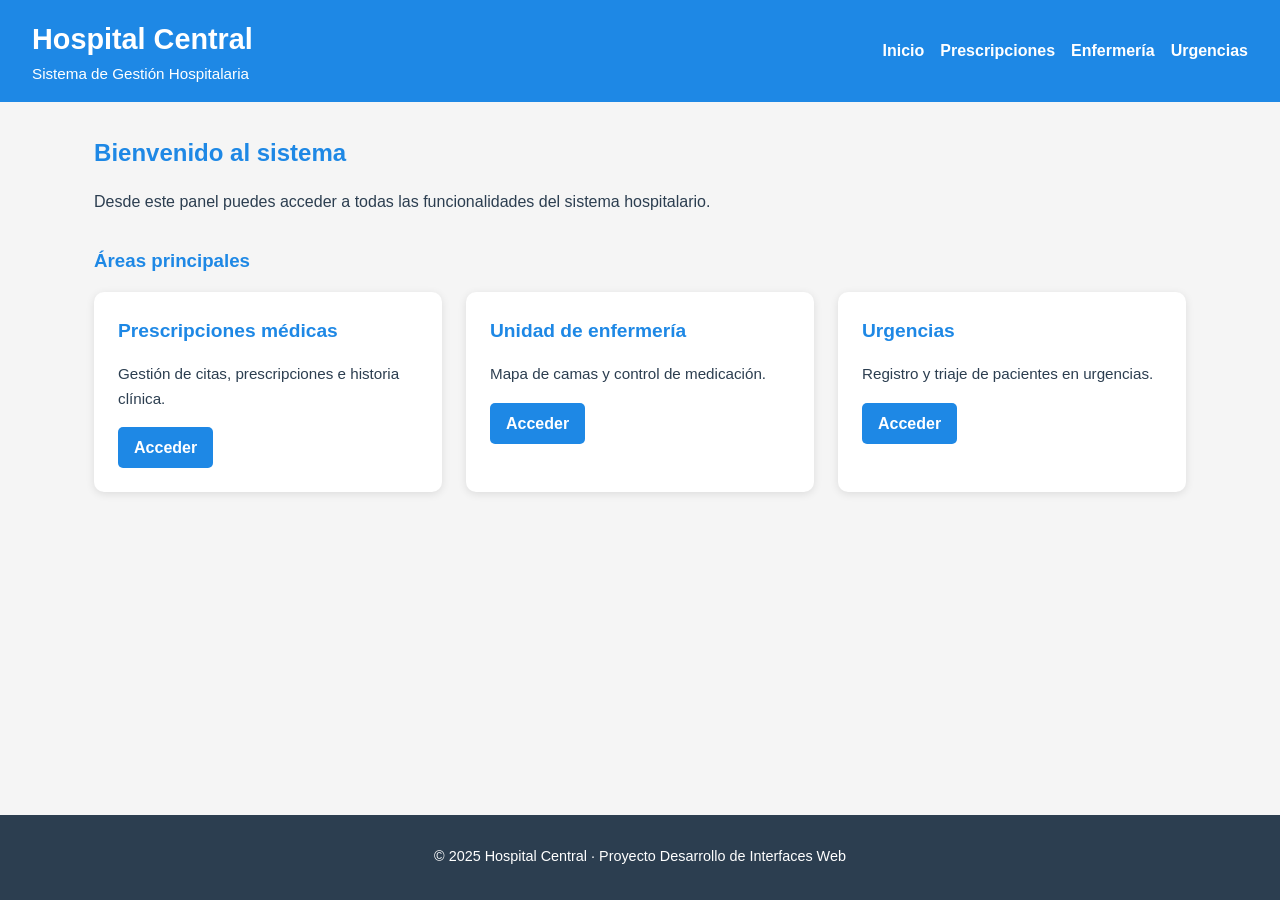
<file: index.html>
<!DOCTYPE html>
<html lang="es">
<head>
    <meta charset="UTF-8">
    <title>Inicio | Sistema Hospitalario</title>

    <meta name="viewport" content="width=device-width, initial-scale=1.0">
    <meta name="description" content="Panel principal del sistema de gestión hospitalaria">

    <link rel="stylesheet" href="css/main.css">
</head>
<body>

    <!-- ================= CABECERA ================= -->
    <header>
        <div>
            <h1>Hospital Central</h1>
            <p>Sistema de Gestión Hospitalaria</p>
        </div>

        <!-- Navegación principal -->
        <nav>
            <ul>
                <li><a href="index.html">Inicio</a></li>
                <li><a href="pages/prescripciones/citas.html">Prescripciones</a></li>
                <li><a href="pages/enfermeria/mapa-camas.html">Enfermería</a></li>
                <li><a href="pages/urgencias/registro.html">Urgencias</a></li>
            </ul>
        </nav>
    </header>

    <!-- ================= CONTENIDO PRINCIPAL ================= -->
    <main>

        <section>
            <h2>Bienvenido al sistema</h2>
            <p>
                Desde este panel puedes acceder a todas las funcionalidades
                del sistema hospitalario.
            </p>
        </section>

        <section>
            <h3>Áreas principales</h3>

            <ul>
                <li>
                    <h4>Prescripciones médicas</h4>
                    <p>Gestión de citas, prescripciones e historia clínica.</p>
                    <a href="pages/prescripciones/citas.html">Acceder</a>
                </li>

                <li>
                    <h4>Unidad de enfermería</h4>
                    <p>Mapa de camas y control de medicación.</p>
                    <a href="pages/enfermeria/mapa-camas.html">Acceder</a>
                </li>

                <li>
                    <h4>Urgencias</h4>
                    <p>Registro y triaje de pacientes en urgencias.</p>
                    <a href="pages/urgencias/registro.html">Acceder</a>
                </li>
            </ul>
        </section>

    </main>

    <!-- ================= PIE DE PÁGINA ================= -->
    <footer>
        <p>
            © 2025 Hospital Central · Proyecto Desarrollo de Interfaces Web
        </p>
    </footer>

</body>
</html>
</file>
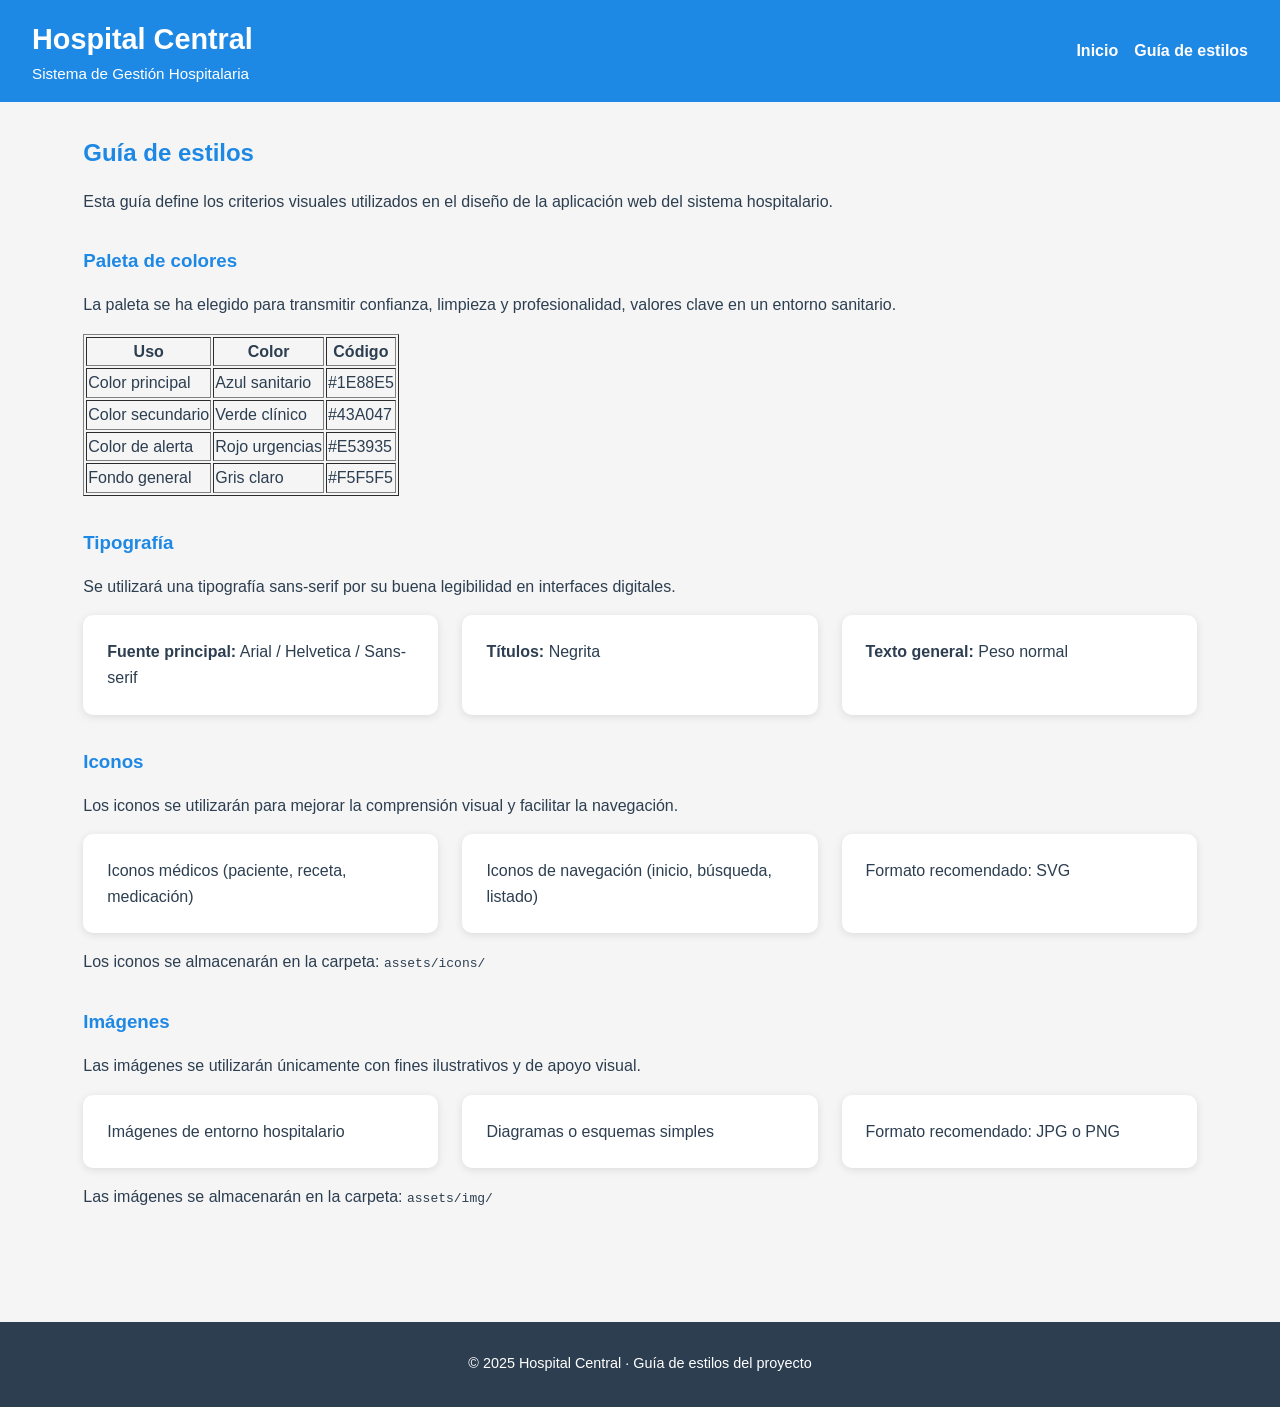
<file: guia-estilos.html>
<!DOCTYPE html>
<html lang="es">
<head>
    <meta charset="UTF-8">
    <title>Guía de Estilos | Sistema Hospitalario</title>

    <meta name="viewport" content="width=device-width, initial-scale=1.0">
    <meta name="description" content="Guía de estilos del sistema de gestión hospitalaria">

    <link rel="stylesheet" href="css/main.css">
</head>
<body>

    <!-- ================= CABECERA ================= -->
    <header>
        <div>
            <h1>Hospital Central</h1>
            <p>Sistema de Gestión Hospitalaria</p>
        </div>

        <nav>
            <ul>
                <li><a href="home.html">Inicio</a></li>
                <li><a href="guia-estilos.html">Guía de estilos</a></li>
            </ul>
        </nav>
    </header>

    <!-- ================= CONTENIDO PRINCIPAL ================= -->
    <main>

        <section>
            <h2>Guía de estilos</h2>
            <p>
                Esta guía define los criterios visuales utilizados en el diseño
                de la aplicación web del sistema hospitalario.
            </p>
        </section>

        <!-- ===== PALETA DE COLORES ===== -->
        <section>
            <h3>Paleta de colores</h3>
            <p>
                La paleta se ha elegido para transmitir confianza, limpieza y profesionalidad,
                valores clave en un entorno sanitario.
            </p>

            <table border="1">
                <thead>
                    <tr>
                        <th>Uso</th>
                        <th>Color</th>
                        <th>Código</th>
                    </tr>
                </thead>
                <tbody>
                    <tr>
                        <td>Color principal</td>
                        <td>Azul sanitario</td>
                        <td>#1E88E5</td>
                    </tr>
                    <tr>
                        <td>Color secundario</td>
                        <td>Verde clínico</td>
                        <td>#43A047</td>
                    </tr>
                    <tr>
                        <td>Color de alerta</td>
                        <td>Rojo urgencias</td>
                        <td>#E53935</td>
                    </tr>
                    <tr>
                        <td>Fondo general</td>
                        <td>Gris claro</td>
                        <td>#F5F5F5</td>
                    </tr>
                </tbody>
            </table>
        </section>

        <!-- ===== TIPOGRAFÍA ===== -->
        <section>
            <h3>Tipografía</h3>
            <p>
                Se utilizará una tipografía sans-serif por su buena legibilidad
                en interfaces digitales.
            </p>

            <ul>
                <li><strong>Fuente principal:</strong> Arial / Helvetica / Sans-serif</li>
                <li><strong>Títulos:</strong> Negrita</li>
                <li><strong>Texto general:</strong> Peso normal</li>
            </ul>
        </section>

        <!-- ===== ICONOS ===== -->
        <section>
            <h3>Iconos</h3>
            <p>
                Los iconos se utilizarán para mejorar la comprensión visual
                y facilitar la navegación.
            </p>

            <ul>
                <li>Iconos médicos (paciente, receta, medicación)</li>
                <li>Iconos de navegación (inicio, búsqueda, listado)</li>
                <li>Formato recomendado: SVG</li>
            </ul>

            <p>
                Los iconos se almacenarán en la carpeta:
                <code>assets/icons/</code>
            </p>
        </section>

        <!-- ===== IMÁGENES ===== -->
        <section>
            <h3>Imágenes</h3>
            <p>
                Las imágenes se utilizarán únicamente con fines ilustrativos
                y de apoyo visual.
            </p>

            <ul>
                <li>Imágenes de entorno hospitalario</li>
                <li>Diagramas o esquemas simples</li>
                <li>Formato recomendado: JPG o PNG</li>
            </ul>

            <p>
                Las imágenes se almacenarán en la carpeta:
                <code>assets/img/</code>
            </p>
        </section>

    </main>

    <!-- ================= PIE DE PÁGINA ================= -->
    <footer>
        <p>
            © 2025 Hospital Central · Guía de estilos del proyecto
        </p>
    </footer>

</body>
</html>
</file>
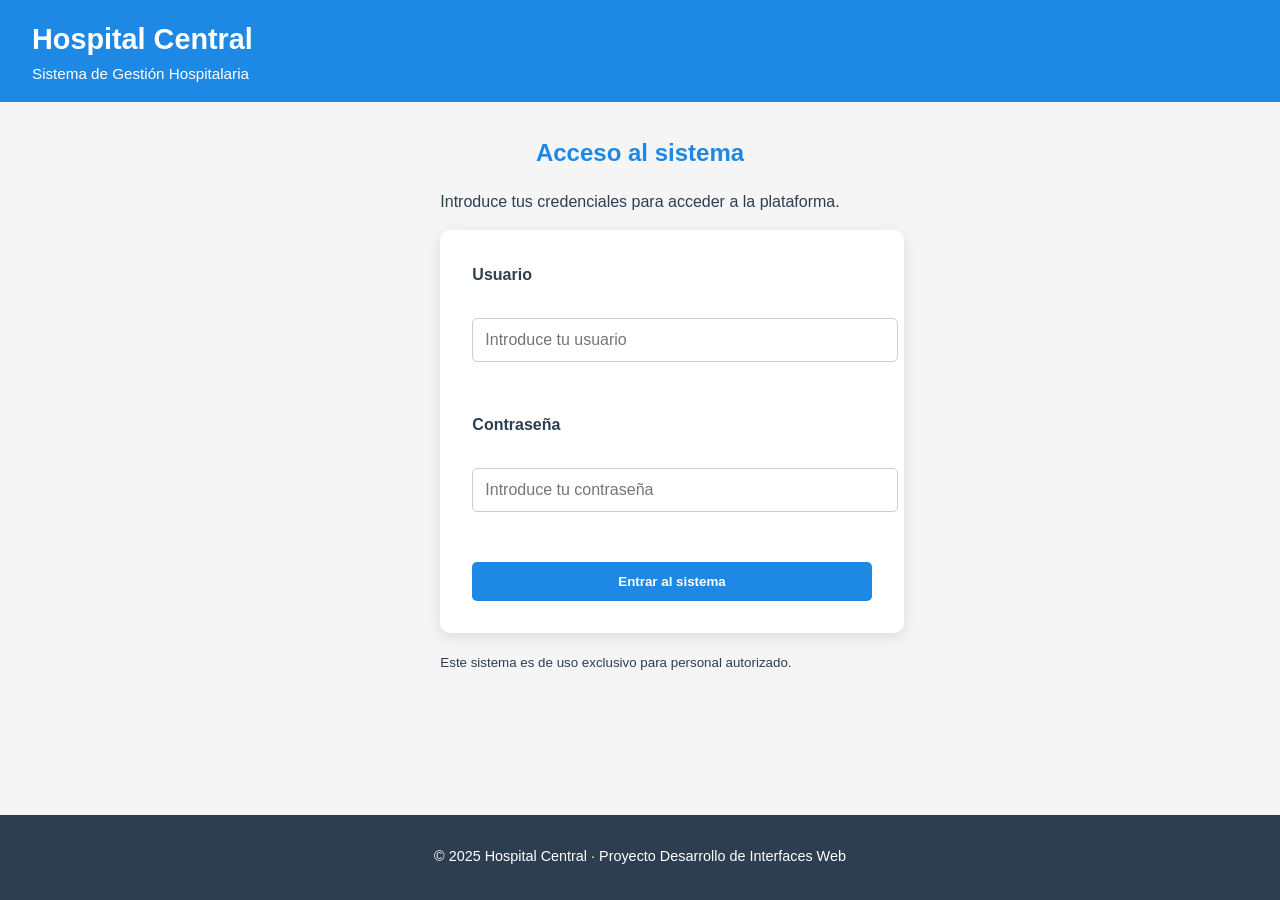
<file: login.html>
<!DOCTYPE html>
<html lang="es">
<head>
    <meta charset="UTF-8">
    <title>Login | Sistema Hospitalario</title>

    <!-- Metadatos básicos -->
    <meta name="viewport" content="width=device-width, initial-scale=1.0">
    <meta name="description" content="Acceso al sistema de gestión hospitalaria">

    <link rel="stylesheet" href="css/main.css">
</head>
<body>

    <!-- ================= CABECERA ================= -->
    <header>
        <div>
            <!-- Logo del hospital -->
            <!-- En el futuro será una imagen -->
            <h1>Hospital Central</h1>
            <p>Sistema de Gestión Hospitalaria</p>
        </div>
    </header>

    <!-- ================= CONTENIDO PRINCIPAL ================= -->
    <main>
    <div class="contenedor-formulario">

        <section>
            <h2>Acceso al sistema</h2>
            <p>Introduce tus credenciales para acceder a la plataforma.</p>

            <!-- Formulario de login -->
            <form>

                <div>
                    <label for="usuario">Usuario</label><br>
                    <input 
                        type="text" 
                        id="usuario" 
                        name="usuario" 
                        placeholder="Introduce tu usuario"
                        required
                    >
                </div>

                <br>

                <div>
                    <label for="password">Contraseña</label><br>
                    <input 
                        type="password" 
                        id="password" 
                        name="password" 
                        placeholder="Introduce tu contraseña"
                        required
                    >
                </div>

                <br>

                <div>
                    <button type="submit">Entrar al sistema</button>
                </div>

            </form>

            <!-- Información adicional -->
            <p>
                <small>
                    Este sistema es de uso exclusivo para personal autorizado.
                </small>
            </p>
        </section>
    </div>

    </main>

    <!-- ====== PIE DE PÁGINA ======= -->
    <footer>
        <p>
            © 2025 Hospital Central · Proyecto Desarrollo de Interfaces Web
        </p>
    </footer>

</body>
</html>
</file>
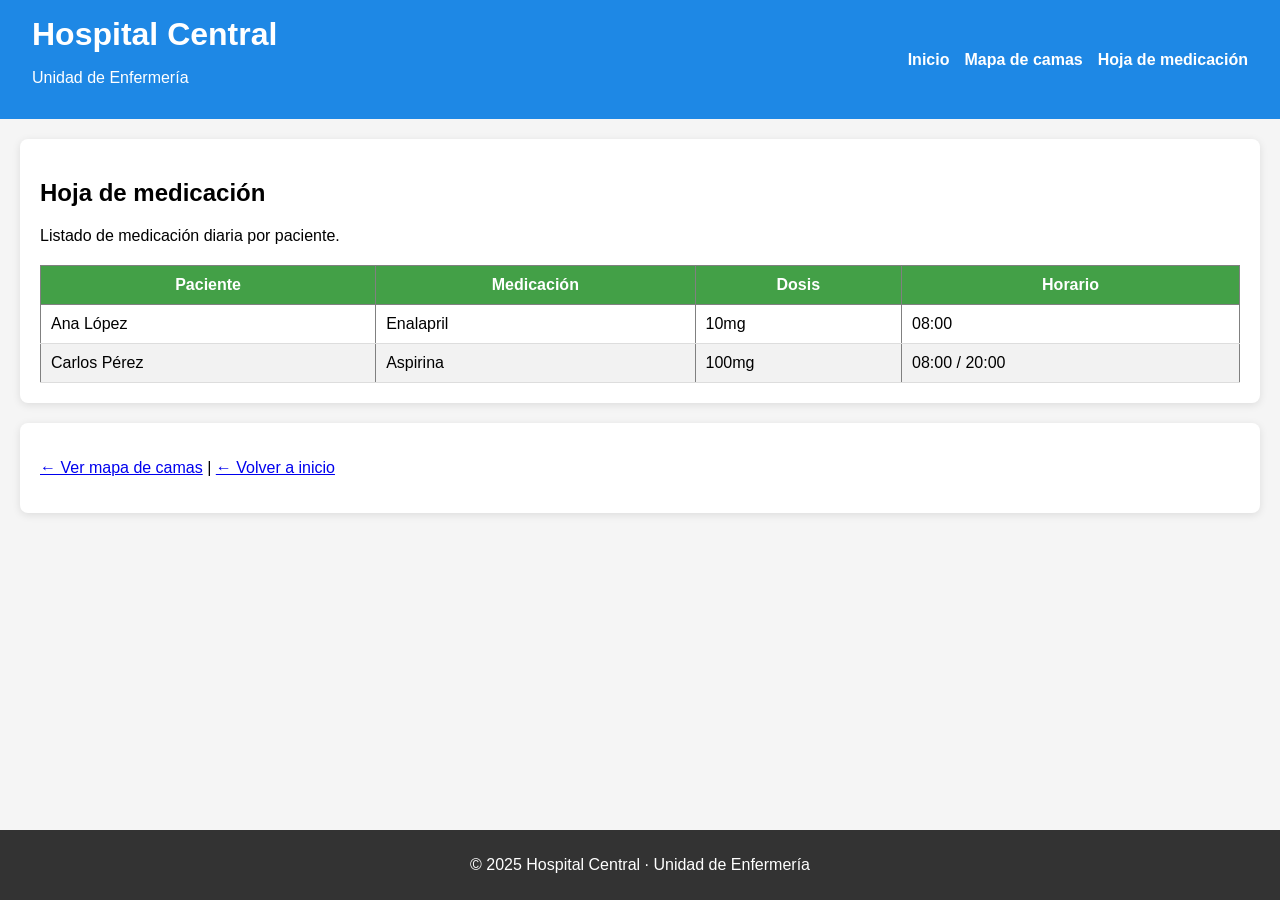
<file: pages/enfermeria/hoja-medicacion.html>
<!DOCTYPE html>
<html lang="es">
<head>
    <meta charset="UTF-8">
    <title>Hoja de medicación | Unidad de Enfermería</title>
    <meta name="viewport" content="width=device-width, initial-scale=1.0">
    <meta name="description" content="Hoja de medicación diaria de pacientes">
    <link rel="stylesheet" href="../../css/enfermeria.css">
</head>
<body>

    <!-- ================= CABECERA ================= -->
    <header>
        <div>
            <h1>Hospital Central</h1>
            <p>Unidad de Enfermería</p>
        </div>

        <nav>
            <ul>
                <li><a href="../../index.html">Inicio</a></li>
                <li><a href="mapa-camas.html">Mapa de camas</a></li>
                <li><a href="hoja-medicacion.html">Hoja de medicación</a></li>
            </ul>
        </nav>
    </header>

    <!-- ================= CONTENIDO PRINCIPAL ================= -->
    <main>

        <section>
            <h2>Hoja de medicación</h2>
            <p>Listado de medicación diaria por paciente.</p>

            <table border="1">
                <thead>
                    <tr>
                        <th>Paciente</th>
                        <th>Medicación</th>
                        <th>Dosis</th>
                        <th>Horario</th>
                    </tr>
                </thead>
                <tbody>
                    <tr>
                        <td>Ana López</td>
                        <td>Enalapril</td>
                        <td>10mg</td>
                        <td>08:00</td>
                    </tr>
                    <tr>
                        <td>Carlos Pérez</td>
                        <td>Aspirina</td>
                        <td>100mg</td>
                        <td>08:00 / 20:00</td>
                    </tr>
                </tbody>
            </table>
        </section>

        <section>
            <p>
                 <a href="mapa-camas.html">← Ver mapa de camas</a> |
                 <a href="../../home.html">← Volver a inicio</a>
            </p>
        </section>

    </main>

    <!-- ================= PIE DE PÁGINA ================= -->
    <footer>
        <p>© 2025 Hospital Central · Unidad de Enfermería</p>
    </footer>

</body>
</html>
</file>
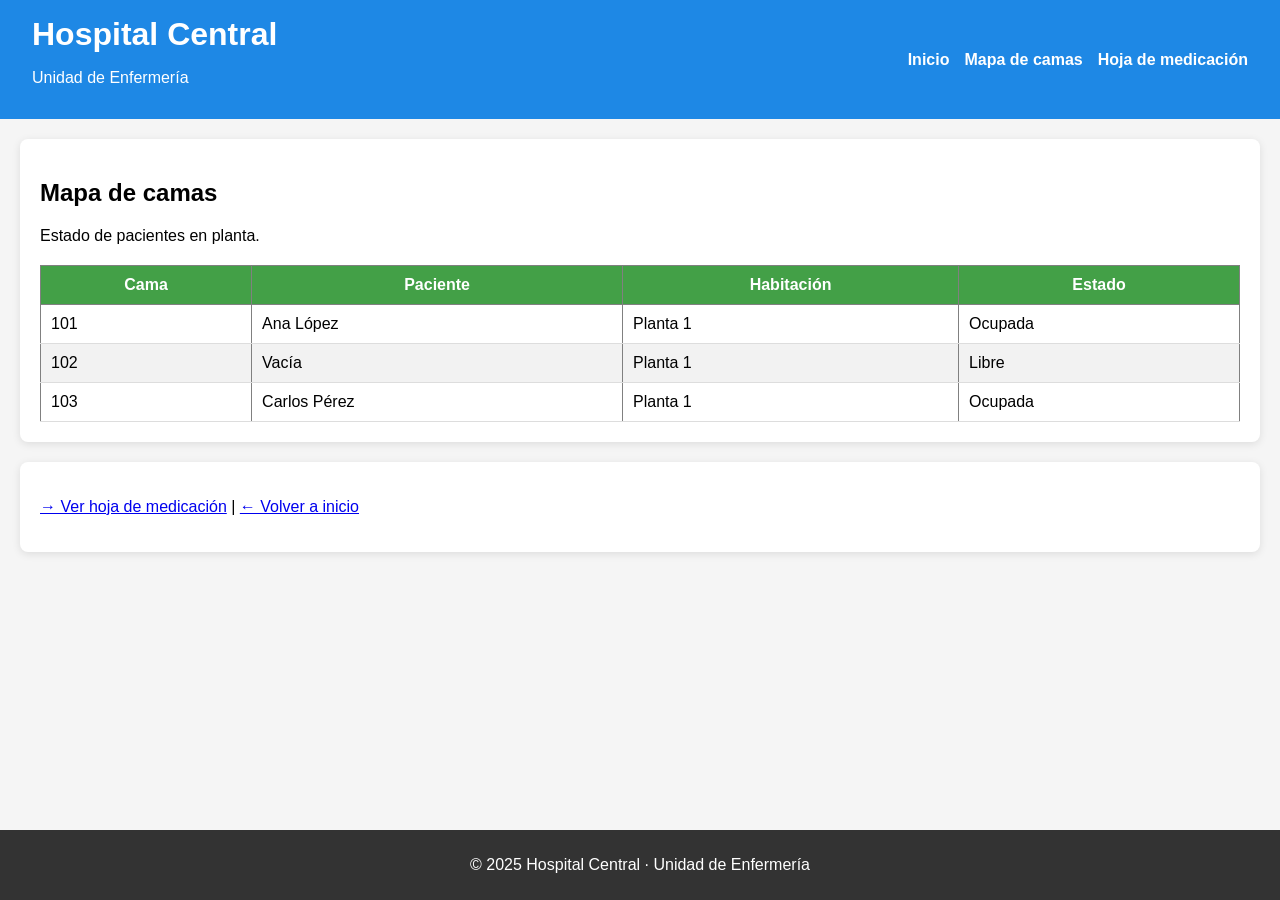
<file: pages/enfermeria/mapa-camas.html>
<!DOCTYPE html>
<html lang="es">
<head>
    <meta charset="UTF-8">
    <title>Mapa de camas | Unidad de Enfermería</title>
    <meta name="viewport" content="width=device-width, initial-scale=1.0">
    <meta name="description" content="Mapa de camas y estado de pacientes">
    <link rel="stylesheet" href="../../css/enfermeria.css">
</head>
<body>

    <!-- ================= CABECERA ================= -->
    <header>
        <div>
            <h1>Hospital Central</h1>
            <p>Unidad de Enfermería</p>
        </div>

        <nav>
            <ul>
                <li><a href="../../index.html">Inicio</a></li>
                <li><a href="mapa-camas.html">Mapa de camas</a></li>
                <li><a href="hoja-medicacion.html">Hoja de medicación</a></li>
            </ul>
        </nav>
    </header>

    <!-- ================= CONTENIDO PRINCIPAL ================= -->
    <main>

        <section>
            <h2>Mapa de camas</h2>
            <p>Estado de pacientes en planta.</p>

            <table border="1">
                <thead>
                    <tr>
                        <th>Cama</th>
                        <th>Paciente</th>
                        <th>Habitación</th>
                        <th>Estado</th>
                    </tr>
                </thead>
                <tbody>
                    <tr>
                        <td>101</td>
                        <td>Ana López</td>
                        <td>Planta 1</td>
                        <td>Ocupada</td>
                    </tr>
                    <tr>
                        <td>102</td>
                        <td>Vacía</td>
                        <td>Planta 1</td>
                        <td>Libre</td>
                    </tr>
                    <tr>
                        <td>103</td>
                        <td>Carlos Pérez</td>
                        <td>Planta 1</td>
                        <td>Ocupada</td>
                    </tr>
                </tbody>
            </table>
        </section>

        <section>
            <p>
                <a href="hoja-medicacion.html">→ Ver hoja de medicación</a> |
                <a href="../../home.html">← Volver a inicio</a>
            </p>
        </section>


    </main>

    <!-- ================= PIE DE PÁGINA ================= -->
    <footer>
        <p>© 2025 Hospital Central · Unidad de Enfermería</p>
    </footer>

</body>
</html>
</file>
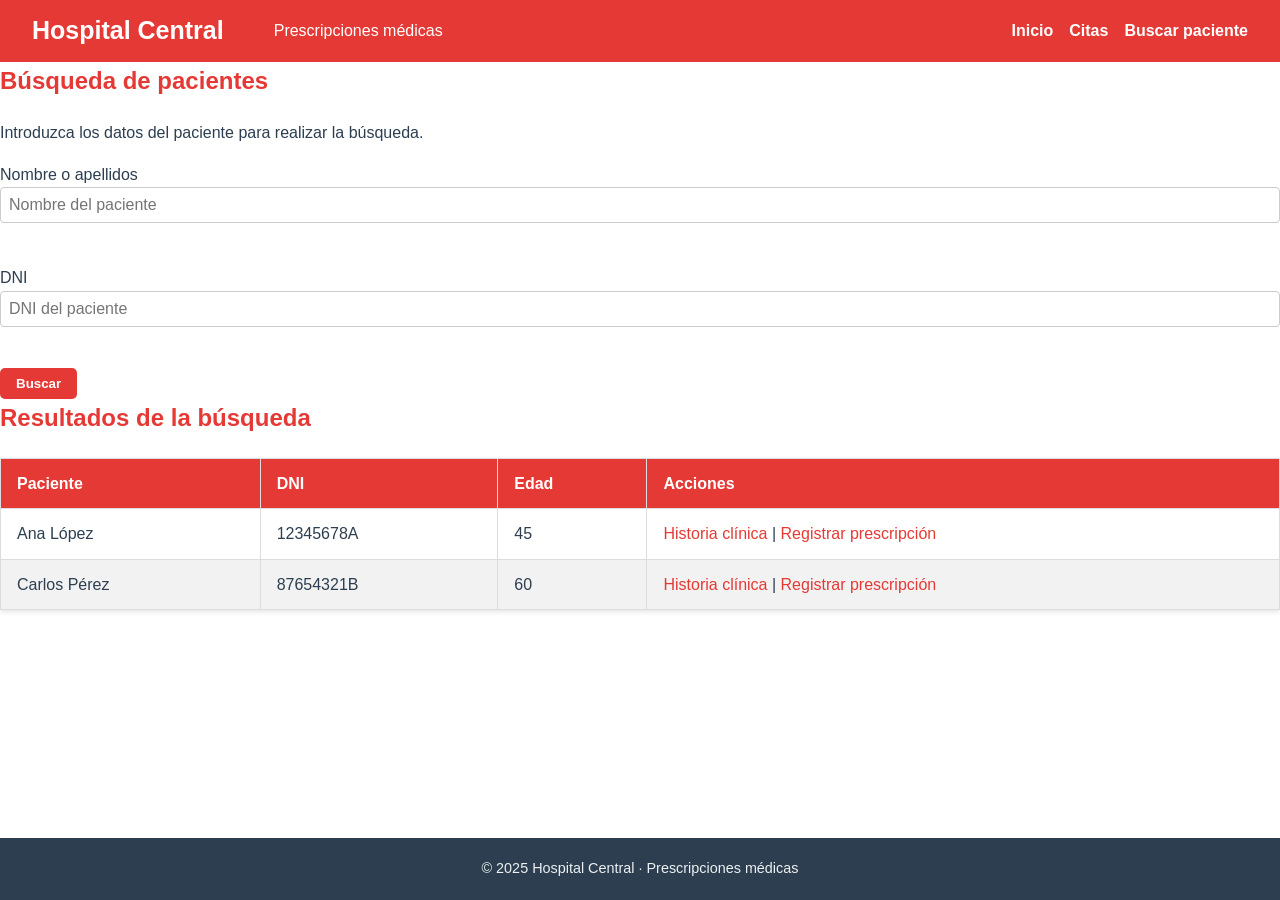
<file: pages/prescripciones/busqueda-pacientes.html>
<!DOCTYPE html>
<html lang="es">
<head>
    <meta charset="UTF-8">
    <title>Búsqueda de pacientes | Prescripciones</title>

    <meta name="viewport" content="width=device-width, initial-scale=1.0">
    <meta name="description" content="Búsqueda de pacientes sin cita previa">

   <link rel="stylesheet" href="../../css/prescripciones.css">

</head>
<body>

    <!-- ================= CABECERA ================= -->
    <header>
        <div>
            <h1>Hospital Central</h1>
            <p>Prescripciones médicas</p>
        </div>

        <nav>
            <ul>
                <li><a href="../../index.html">Inicio</a></li>
                <li><a href="citas.html">Citas</a></li>
                <li><a href="busqueda-pacientes.html">Buscar paciente</a></li>
            </ul>
        </nav>
    </header>

    <!-- ================= CONTENIDO PRINCIPAL ================= -->
    <main>

        <!-- ===== FORMULARIO DE BÚSQUEDA ===== -->
        <section>
            <h2>Búsqueda de pacientes</h2>
            <p>
                Introduzca los datos del paciente para realizar la búsqueda.
            </p>

            <form>
                <label for="nombre">Nombre o apellidos</label><br>
                <input type="text" id="nombre" name="nombre" placeholder="Nombre del paciente">

                <br><br>

                <label for="dni">DNI</label><br>
                <input type="text" id="dni" name="dni" placeholder="DNI del paciente">

                <br><br>

                <button type="submit">Buscar</button>
            </form>
        </section>

        <!-- ===== RESULTADOS ===== -->
        <section>
            <h2>Resultados de la búsqueda</h2>

            <table border="1">
                <thead>
                    <tr>
                        <th>Paciente</th>
                        <th>DNI</th>
                        <th>Edad</th>
                        <th>Acciones</th>
                    </tr>
                </thead>
                <tbody>
                    <tr>
                        <td>Ana López</td>
                        <td>12345678A</td>
                        <td>45</td>
                        <td>
                            <a href="historia-clinica.html">Historia clínica</a> |
                            <a href="detalle-cita.html">Registrar prescripción</a>
                        </td>
                    </tr>

                    <tr>
                        <td>Carlos Pérez</td>
                        <td>87654321B</td>
                        <td>60</td>
                        <td>
                            <a href="historia-clinica.html">Historia clínica</a> |
                            <a href="detalle-cita.html">Registrar prescripción</a>
                        </td>
                    </tr>
                </tbody>
            </table>
        </section>

    </main>

    <!-- ================= PIE DE PÁGINA ================= -->
    <footer>
        <p>
            © 2025 Hospital Central · Prescripciones médicas
        </p>
    </footer>

</body>
</html>
</file>
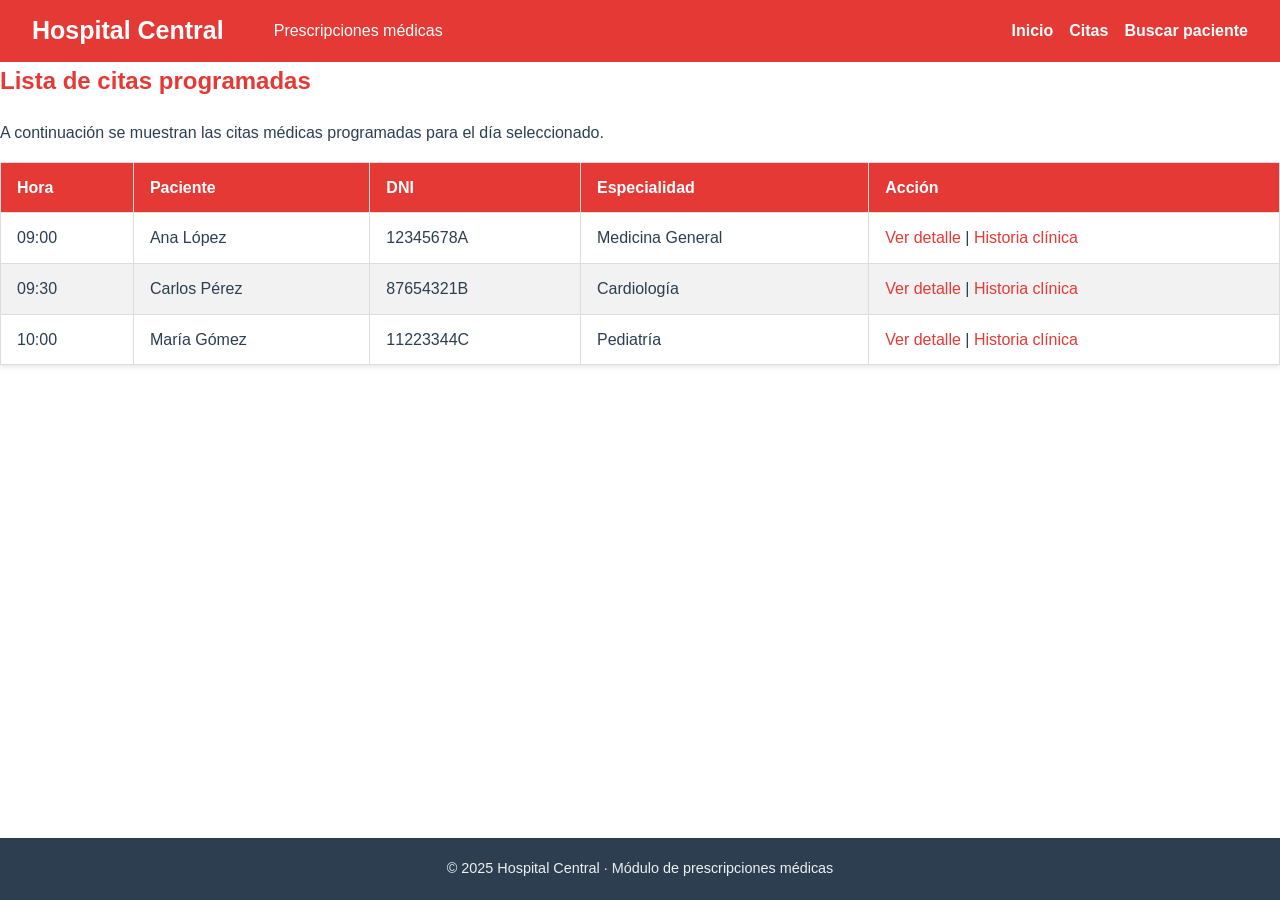
<file: pages/prescripciones/citas.html>
<!DOCTYPE html>
<html lang="es">
<head>
    <meta charset="UTF-8">
    <title>Lista de citas | Prescripciones</title>

    <meta name="viewport" content="width=device-width, initial-scale=1.0">
    <meta name="description" content="Listado de citas médicas">

    <link rel="stylesheet" href="../../css/prescripciones.css">
</head>
<body>

    <!-- ================= CABECERA ================= -->
    <header>
        <div>
            <h1>Hospital Central</h1>
            <p>Prescripciones médicas</p>
        </div>

        <nav>
            <ul>
                <li><a href="../../index.html">Inicio</a></li>
                <li><a href="citas.html">Citas</a></li>
                <li><a href="busqueda-pacientes.html">Buscar paciente</a></li>
            </ul>
        </nav>
    </header>

    <!-- ================= CONTENIDO PRINCIPAL ================= -->
    <main>

        <section>
            <h2>Lista de citas programadas</h2>
            <p>
                A continuación se muestran las citas médicas programadas
                para el día seleccionado.
            </p>
        </section>

        <section>
            <table border="1">
                <thead>
                    <tr>
                        <th>Hora</th>
                        <th>Paciente</th>
                        <th>DNI</th>
                        <th>Especialidad</th>
                        <th>Acción</th>
                    </tr>
                </thead>
                <tbody>
                    <tr>
                        <td>09:00</td>
                        <td>Ana López</td>
                        <td>12345678A</td>
                        <td>Medicina General</td>
                        <td>
                            <a href="detalle-cita.html">Ver detalle</a> |
                            <a href="historia-clinica.html">Historia clínica</a>
                        </td>
                    </tr>

                    <tr>
                        <td>09:30</td>
                        <td>Carlos Pérez</td>
                        <td>87654321B</td>
                        <td>Cardiología</td>
                        <td>
                            <a href="detalle-cita.html">Ver detalle</a> |
                            <a href="historia-clinica.html">Historia clínica</a>
                        </td>
                    </tr>

                    <tr>
                        <td>10:00</td>
                        <td>María Gómez</td>
                        <td>11223344C</td>
                        <td>Pediatría</td>
                        <td>
                            <a href="detalle-cita.html">Ver detalle</a> |
                            <a href="historia-clinica.html">Historia clínica</a>
                        </td>
                    </tr>
                </tbody>
            </table>
        </section>

    </main>

    <!-- ================= PIE DE PÁGINA ================= -->
    <footer>
        <p>
            © 2025 Hospital Central · Módulo de prescripciones médicas
        </p>
    </footer>

</body>
</html>
</file>
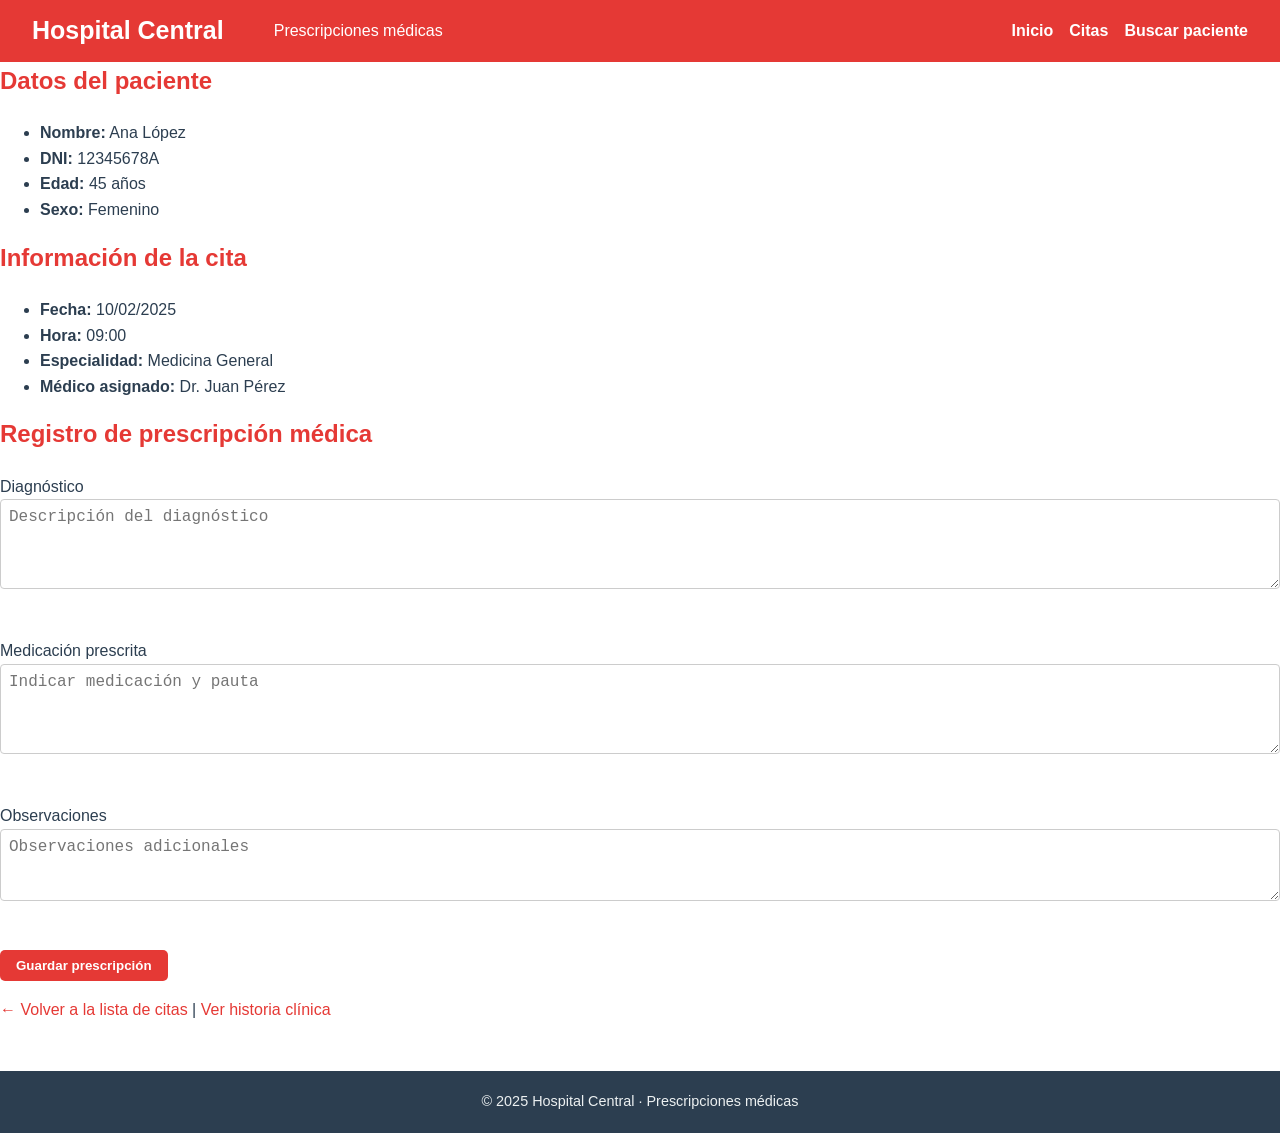
<file: pages/prescripciones/detalle-cita.html>
<!DOCTYPE html>
<html lang="es">
<head>
    <meta charset="UTF-8">
    <title>Detalle de cita | Prescripciones</title>

    <meta name="viewport" content="width=device-width, initial-scale=1.0">
    <meta name="description" content="Detalle de cita médica y registro de prescripción">

  <link rel="stylesheet" href="../../css/prescripciones.css">
</head>
<body>

    <!-- ================= CABECERA ================= -->
    <header>
        <div>
            <h1>Hospital Central</h1>
            <p>Prescripciones médicas</p>
        </div>

        <nav>
            <ul>
                <li><a href="../../index.html">Inicio</a></li>
                <li><a href="citas.html">Citas</a></li>
                <li><a href="busqueda-pacientes.html">Buscar paciente</a></li>
            </ul>
        </nav>
    </header>

    <!-- ================= CONTENIDO PRINCIPAL ================= -->
    <main>

        <!-- ===== DATOS DEL PACIENTE ===== -->
        <section>
            <h2>Datos del paciente</h2>

            <ul>
                <li><strong>Nombre:</strong> Ana López</li>
                <li><strong>DNI:</strong> 12345678A</li>
                <li><strong>Edad:</strong> 45 años</li>
                <li><strong>Sexo:</strong> Femenino</li>
            </ul>
        </section>

        <!-- ===== INFORMACIÓN DE LA CITA ===== -->
        <section>
            <h2>Información de la cita</h2>

            <ul>
                <li><strong>Fecha:</strong> 10/02/2025</li>
                <li><strong>Hora:</strong> 09:00</li>
                <li><strong>Especialidad:</strong> Medicina General</li>
                <li><strong>Médico asignado:</strong> Dr. Juan Pérez</li>
            </ul>
        </section>

        <!-- ===== REGISTRO DE PRESCRIPCIÓN ===== -->
        <section>
            <h2>Registro de prescripción médica</h2>

            <form>

                <div>
                    <label for="diagnostico">Diagnóstico</label><br>
                    <textarea id="diagnostico" name="diagnostico" rows="4" cols="50"
                        placeholder="Descripción del diagnóstico"></textarea>
                </div>

                <br>

                <div>
                    <label for="medicacion">Medicación prescrita</label><br>
                    <textarea id="medicacion" name="medicacion" rows="4" cols="50"
                        placeholder="Indicar medicación y pauta"></textarea>
                </div>

                <br>

                <div>
                    <label for="observaciones">Observaciones</label><br>
                    <textarea id="observaciones" name="observaciones" rows="3" cols="50"
                        placeholder="Observaciones adicionales"></textarea>
                </div>

                <br>

                <button type="submit">Guardar prescripción</button>

            </form>

            <p>
                <a href="citas.html">← Volver a la lista de citas</a> |
                <a href="historia-clinica.html">Ver historia clínica</a>
            </p>
        </section>

    </main>

    <!-- ================= PIE DE PÁGINA ================= -->
    <footer>
        <p>
            © 2025 Hospital Central · Prescripciones médicas
        </p>
    </footer>

</body>
</html>
</file>
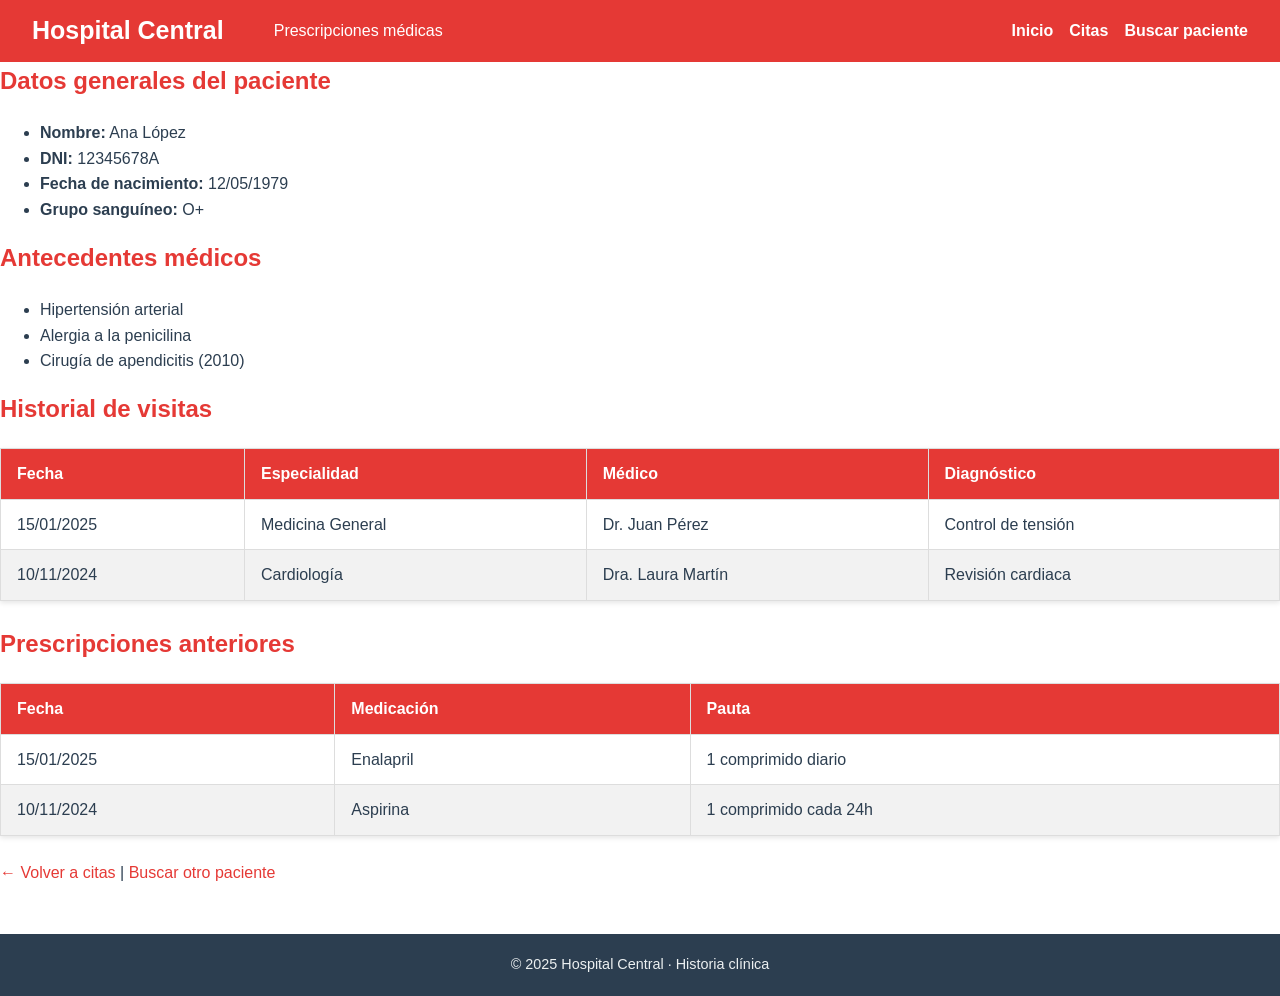
<file: pages/prescripciones/historia-clinica.html>
<!DOCTYPE html>
<html lang="es">
<head>
    <meta charset="UTF-8">
    <title>Historia clínica | Prescripciones</title>

    <meta name="viewport" content="width=device-width, initial-scale=1.0">
    <meta name="description" content="Historia clínica del paciente">

   <link rel="stylesheet" href="../../css/prescripciones.css">
</head>
<body>

    <!-- ================= CABECERA ================= -->
    <header>
        <div>
            <h1>Hospital Central</h1>
            <p>Prescripciones médicas</p>
        </div>

        <nav>
            <ul>
                <li><a href="../../index.html">Inicio</a></li>
                <li><a href="citas.html">Citas</a></li>
                <li><a href="busqueda-pacientes.html">Buscar paciente</a></li>
            </ul>
        </nav>
    </header>

    <!-- ================= CONTENIDO PRINCIPAL ================= -->
    <main>

        <!-- ===== DATOS GENERALES ===== -->
        <section>
            <h2>Datos generales del paciente</h2>

            <ul>
                <li><strong>Nombre:</strong> Ana López</li>
                <li><strong>DNI:</strong> 12345678A</li>
                <li><strong>Fecha de nacimiento:</strong> 12/05/1979</li>
                <li><strong>Grupo sanguíneo:</strong> O+</li>
            </ul>
        </section>

        <!-- ===== ANTECEDENTES ===== -->
        <section>
            <h2>Antecedentes médicos</h2>

            <ul>
                <li>Hipertensión arterial</li>
                <li>Alergia a la penicilina</li>
                <li>Cirugía de apendicitis (2010)</li>
            </ul>
        </section>

        <!-- ===== HISTORIAL DE VISITAS ===== -->
        <section>
            <h2>Historial de visitas</h2>

            <table border="1">
                <thead>
                    <tr>
                        <th>Fecha</th>
                        <th>Especialidad</th>
                        <th>Médico</th>
                        <th>Diagnóstico</th>
                    </tr>
                </thead>
                <tbody>
                    <tr>
                        <td>15/01/2025</td>
                        <td>Medicina General</td>
                        <td>Dr. Juan Pérez</td>
                        <td>Control de tensión</td>
                    </tr>

                    <tr>
                        <td>10/11/2024</td>
                        <td>Cardiología</td>
                        <td>Dra. Laura Martín</td>
                        <td>Revisión cardiaca</td>
                    </tr>
                </tbody>
            </table>
        </section>

        <!-- ===== PRESCRIPCIONES ANTERIORES ===== -->
        <section>
            <h2>Prescripciones anteriores</h2>

            <table border="1">
                <thead>
                    <tr>
                        <th>Fecha</th>
                        <th>Medicación</th>
                        <th>Pauta</th>
                    </tr>
                </thead>
                <tbody>
                    <tr>
                        <td>15/01/2025</td>
                        <td>Enalapril</td>
                        <td>1 comprimido diario</td>
                    </tr>

                    <tr>
                        <td>10/11/2024</td>
                        <td>Aspirina</td>
                        <td>1 comprimido cada 24h</td>
                    </tr>
                </tbody>
            </table>
        </section>
        
        <section>
            <p>
                <a href="citas.html">← Volver a citas</a> |
                <a href="busqueda-pacientes.html">Buscar otro paciente</a>
            </p>
        </section>

    </main>

    <!-- ================= PIE DE PÁGINA ================= -->
    <footer>
        <p>
            © 2025 Hospital Central · Historia clínica
        </p>
    </footer>

</body>
</html>
</file>
<file: css/main.css>
/* ====== VARIABLES SEGÚN GUÍA DE ESTILOS ====== */
:root {
  --primary-color: #1E88E5;    /* Azul sanitario */
  --secondary-color: #43A047;  /* Verde clínico */
  --alert-color: #E53935;      /* Rojo urgencias */
  --bg-color: #F5F5F5;         /* Fondo general */
  --text-color: #2c3e50;
  --font-family: Arial, Helvetica, sans-serif;
}

/* ====== ESTILOS GLOBALES ====== */
body {
  font-family: var(--font-family);
  color: var(--text-color);
  background-color: var(--bg-color);
  margin: 0;
  line-height: 1.6;
  display: flex;
  flex-direction: column;
  min-height: 100vh;

}

h1, h2, h3, h4 {
  font-weight: bold;
  color: var(--primary-color);
  margin-top: 0;
  margin-bottom: 0.5rem;
}

p {
  margin-bottom: 1rem;
  color: var(--text-color);
}

a {
  color: var(--primary-color);
  text-decoration: none;
}

a:hover {
  text-decoration: underline;
}

/* ====== CABECERA ====== */
header {
  background-color: var(--primary-color);
  color: white;
  display: flex;
  justify-content: space-between;
  align-items: center;
  padding: 1rem 2rem;
  flex-wrap: wrap;
}

header h1,
header p {
  color: white;
}

header div h1 {
  margin: 0;
  font-size: 1.8rem;
}

header div p {
  margin: 0;
  font-size: 0.95rem;
}

header nav ul {
  list-style: none;
  display: flex;
  gap: 1rem;
  padding: 0;
  margin: 0;
}

header nav ul li a {
  color: white;
  font-weight: bold;
}

header nav ul li a:hover {
  text-decoration: underline;
}

/* ====== CONTENIDO PRINCIPAL ====== */
main {
  max-width: 1200px;
  margin: 2rem auto;
  padding: 0 2rem;
  flex: 1;
}

/* Secciones principales */
main section {
  margin-bottom: 2rem;
}

/* Áreas principales - lista */
main section ul {
  list-style: none;
  padding: 0;
  display: flex;
  flex-wrap: wrap;
  gap: 1.5rem;
}

main section ul li {
  background-color: white;
  border-radius: 10px;
  padding: 1.5rem;
  box-shadow: 0 2px 8px rgba(0,0,0,0.1);
  flex: 1;
  min-width: 250px;
}

/* Titulos y párrafos dentro de cada área */
main section ul li h4 {
  margin-top: 0;
  margin-bottom: 0.5rem;
  font-size: 1.2rem;
}

main section ul li p {
  font-size: 0.95rem;
  color: var(--text-color);
  margin-bottom: 1rem;
}

/* Botones de acceso */
main section ul li a {
  display: inline-block;
  background-color: var(--primary-color);
  color: white;
  padding: 0.5rem 1rem;
  border-radius: 5px;
  font-weight: bold;
  
}

main section ul li a:hover {
  background-color: #1565c0; /* Azul más oscuro */
}

/* ====== PIE DE PÁGINA ====== */
footer {
  background-color: #2c3e50;
  color: white;
  text-align: center;
  padding: 1rem;
  margin-top: 3rem;
  font-size: 0.9rem;
}

footer p {
  color: white;
}


/* Formulario */
form {
  background-color: white;
  padding: 2rem;
  border-radius: 10px;
  box-shadow: 0 4px 15px rgba(0,0,0,0.1);
  width: 100%;
  max-width: 400px;
  display: flex;
  flex-direction: column;
}

/* Labels */
form label {
  font-weight: bold;
  margin-bottom: 0.3rem;
  display: block;
  color: var(--text-color);
}

/* Inputs */
form input[type="text"],
form input[type="password"] {
  width: 100%;
  padding: 0.75rem;
  margin-bottom: 1.5rem;
  border: 1px solid #ccc;
  border-radius: 5px;
  font-size: 1rem;
}

form input:focus {
  border-color: var(--primary-color);
  box-shadow: 0 0 5px rgba(30,136,229,0.5);
  outline: none;
}

/* Botón */
form button {
  width: 100%;
  padding: 0.75rem;
  background-color: var(--primary-color);
  color: white;
  border: none;
  border-radius: 5px;
  font-weight: bold;
  cursor: pointer;
  
}

form button:hover {
  background-color: #1565c0; /* azul más oscuro */
}

.contenedor-formulario {
    display: flex;
    flex-direction: column;
    justify-content: center;
    align-items: center;
}

.contenedor-formulario h2 {
    text-align: center;
}
</file>
<file: css/enfermeria.css>
body {
  font-family: Arial, Helvetica, sans-serif;
  background-color: #F5F5F5;
  margin: 0;
  display: flex;
  flex-direction: column;
  min-height: 100vh;
}

/* Cabecera */
header {
  background-color: #1E88E5;
  color: white;
  display: flex;
  justify-content: space-between;
  align-items: center;
  padding: 1rem 2rem;
}

header h1 {
  margin: 0;
}

nav ul {
  list-style: none;
  display: flex;
  gap: 15px;
  padding: 0;
}

nav a {
  color: white;
  text-decoration: none;
  font-weight: bold;
}

/* Contenido */
main {
  padding: 20px;
  flex: 1;
}

/* Pie */
footer {
  background-color: #333;
  color: white;
  text-align: center;
  padding: 10px;
}

table {
  width: 100%;
  border-collapse: collapse;
  margin-top: 20px;
}

th {
  background-color: #43A047;
  color: white;
  padding: 10px;
}

td {
  padding: 10px;
  border-bottom: 1px solid #ddd;
}

tr:nth-child(even) {
  background-color: #f2f2f2;
}

section {
  background: white;
  padding: 20px;
  border-radius: 8px;
  box-shadow: 0 2px 8px rgba(0, 0, 0, 0.1);
  margin-bottom: 20px;
}

/*# sourceMappingURL=enfermeria.css.map */
</file>
<file: css/prescripciones.css>
/* ====== 1. Variables y Tipografía ====== */
:root {
  --primary-color: #E53935;  /* rojo hospital */
  --secondary-color: #ecf0f1; /* gris claro */
  --text-color: #2c3e50;
  --font-family: 'Helvetica Neue', Helvetica, Arial, sans-serif;
}

body {
  font-family: var(--font-family);
  color: var(--text-color);
  background-color: #f8f9fbl;
  margin: 0;
  line-height: 1.6;
  display: flex;
  flex-direction: column;
  min-height: 100vh;
}

/* ====== 2. Enlaces ====== */
a {
  color: var(--primary-color);
  text-decoration: none;
}

a:hover {
  text-decoration: underline;
}

/* ====== 3. Cabecera ====== */
header {
  background-color: var(--primary-color);
  color: white;
  padding: 1rem 2rem;
  display: flex;
  justify-content: space-between;
  align-items: center;
  height: 30px;
}

header div h1 {
    color: white;
    margin-top: 15px;
    font-size: 25px;
}


header div {
    display: flex;
    flex-direction: row;
    align-items: center;
    gap: 50px;
}

header nav a {
  margin-left: 1rem;
  font-weight: bold;
  color: white;
}

header nav a:hover {
  text-decoration: underline;
}

nav ul {
    display: flex;
    flex-direction: row;
}

nav ul li {
    list-style: none;
}

/* ====== 4. Pie de página ====== */
footer {
  background-color: #2c3e50;
  color: #ecf0f1;
  text-align: center;
  padding: 1rem;
  margin-top: 2rem;
  font-size: 0.9rem;
  height: 30px;
  display: flex;
  justify-content: center;
  align-items: center;
}

/* ====== 5. Botones ====== */
button, .btn {
  background-color: var(--primary-color);
  color: white;
  border: none;
  padding: 0.5rem 1rem;
  border-radius: 5px;
  cursor: pointer;
  font-weight: bold;
}

button:hover, .btn:hover {
  background-color: #e74c3c; /* rojo más claro */
}

/* ====== 6. Tablas ====== */
table {
  width: 100%;
  border-collapse: collapse;
  margin-bottom: 1.5rem;
  background-color: white;
  box-shadow: 0 2px 5px rgba(0,0,0,0.1);
}

th, td {
  padding: 0.75rem 1rem;
  border: 1px solid #ddd;
  text-align: left;
}

th {
  background-color: var(--primary-color);
  color: white;
}

/* Zebra striping para filas */
tbody tr:nth-child(even) {
  background-color: #f2f2f2;
}

/* ====== 7. Formularios ====== */
input[type="text"],
input[type="date"],
textarea,
select {
  width: 100%;
  padding: 0.5rem;
  border: 1px solid #ccc;
  border-radius: 4px;
  font-size: 1rem;
  box-sizing: border-box;
  margin-bottom: 1rem;
}

input:focus,
textarea:focus,
select:focus {
  outline: none;
  border-color: var(--primary-color);
  box-shadow: 0 0 5px rgba(192,57,43,0.5);
}

/* ====== 8. Encabezados ====== */
h1, h2, h3, h4 {
  color: var(--primary-color);
  margin-top: 0;
}

/* ====== 9. Contenedores ====== */
.container {
  max-width: 1200px;
  margin: 0 auto;
  padding: 2rem;
}

.card {
  background-color: white;
  padding: 1.5rem;
  border-radius: 8px;
  box-shadow: 0 2px 5px rgba(0,0,0,0.1);
  margin-bottom: 1.5rem;
}

main {
    flex: 1;
}
</file>
